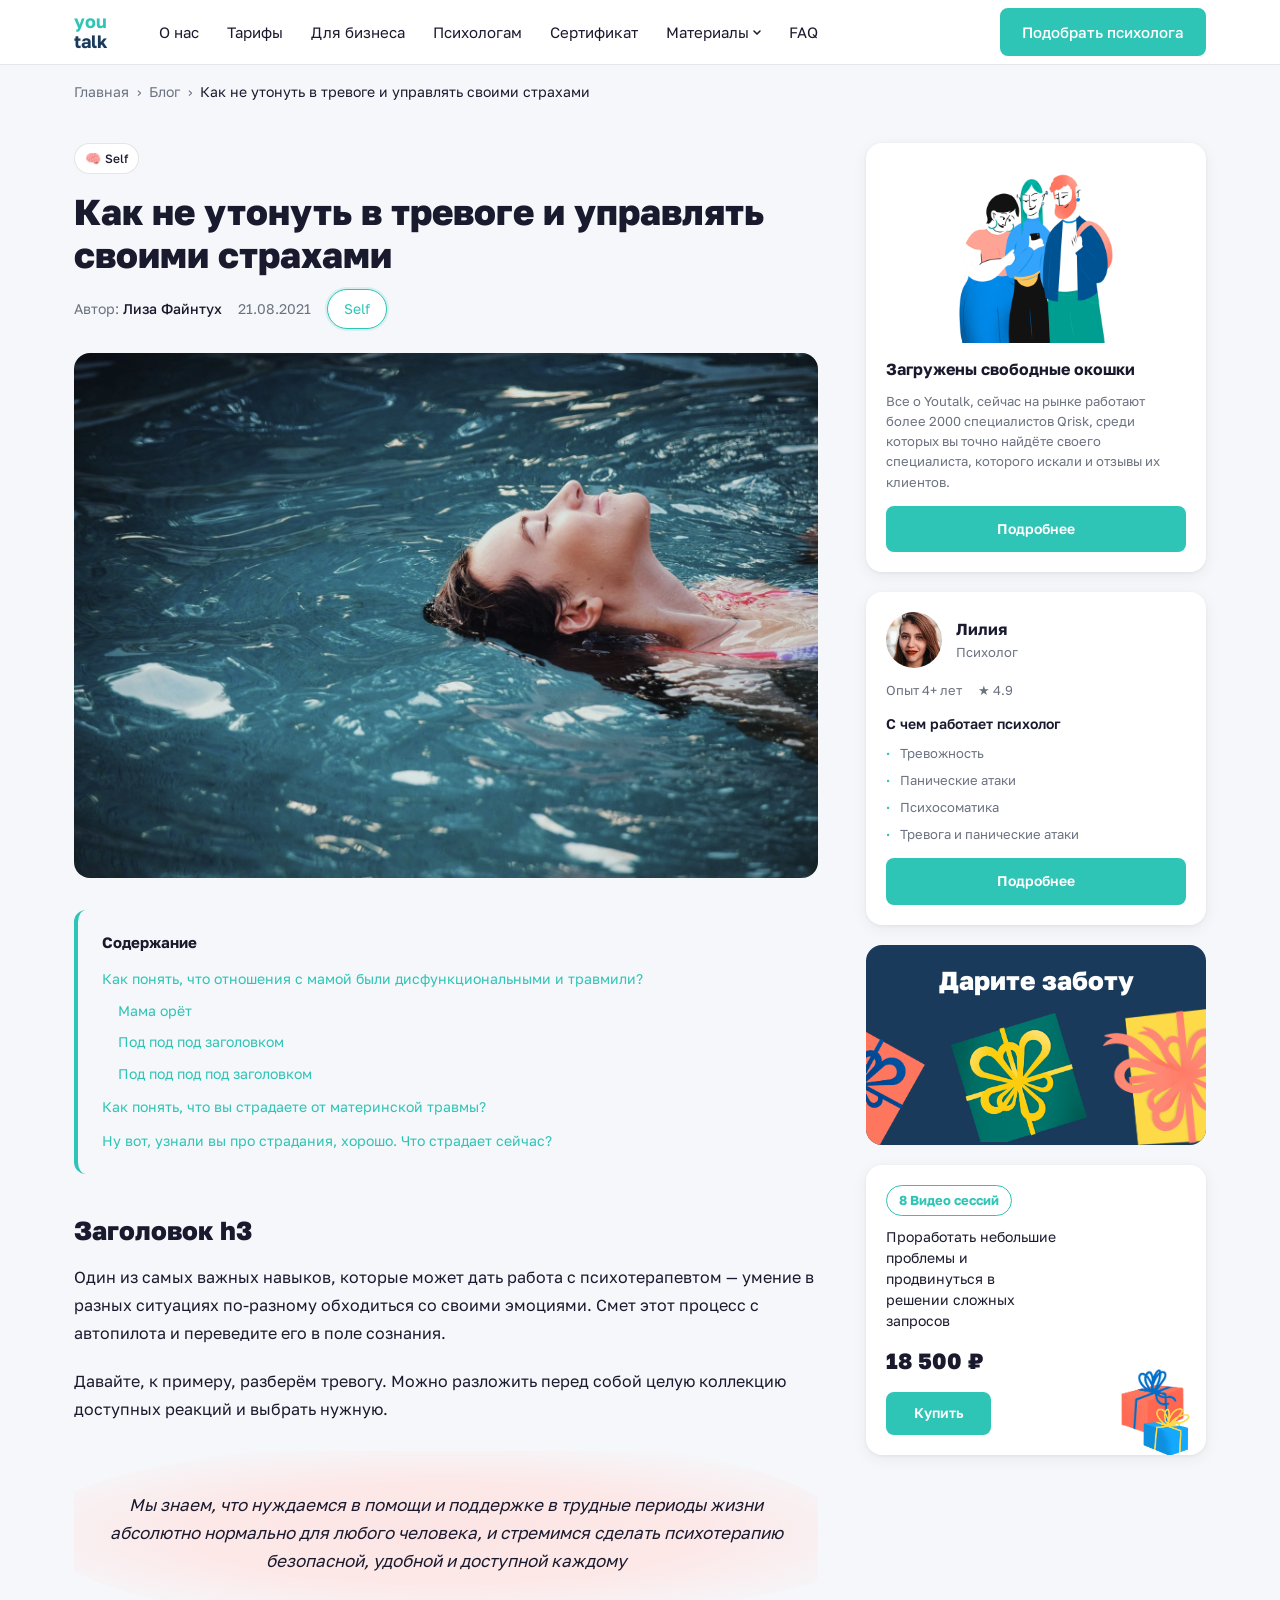
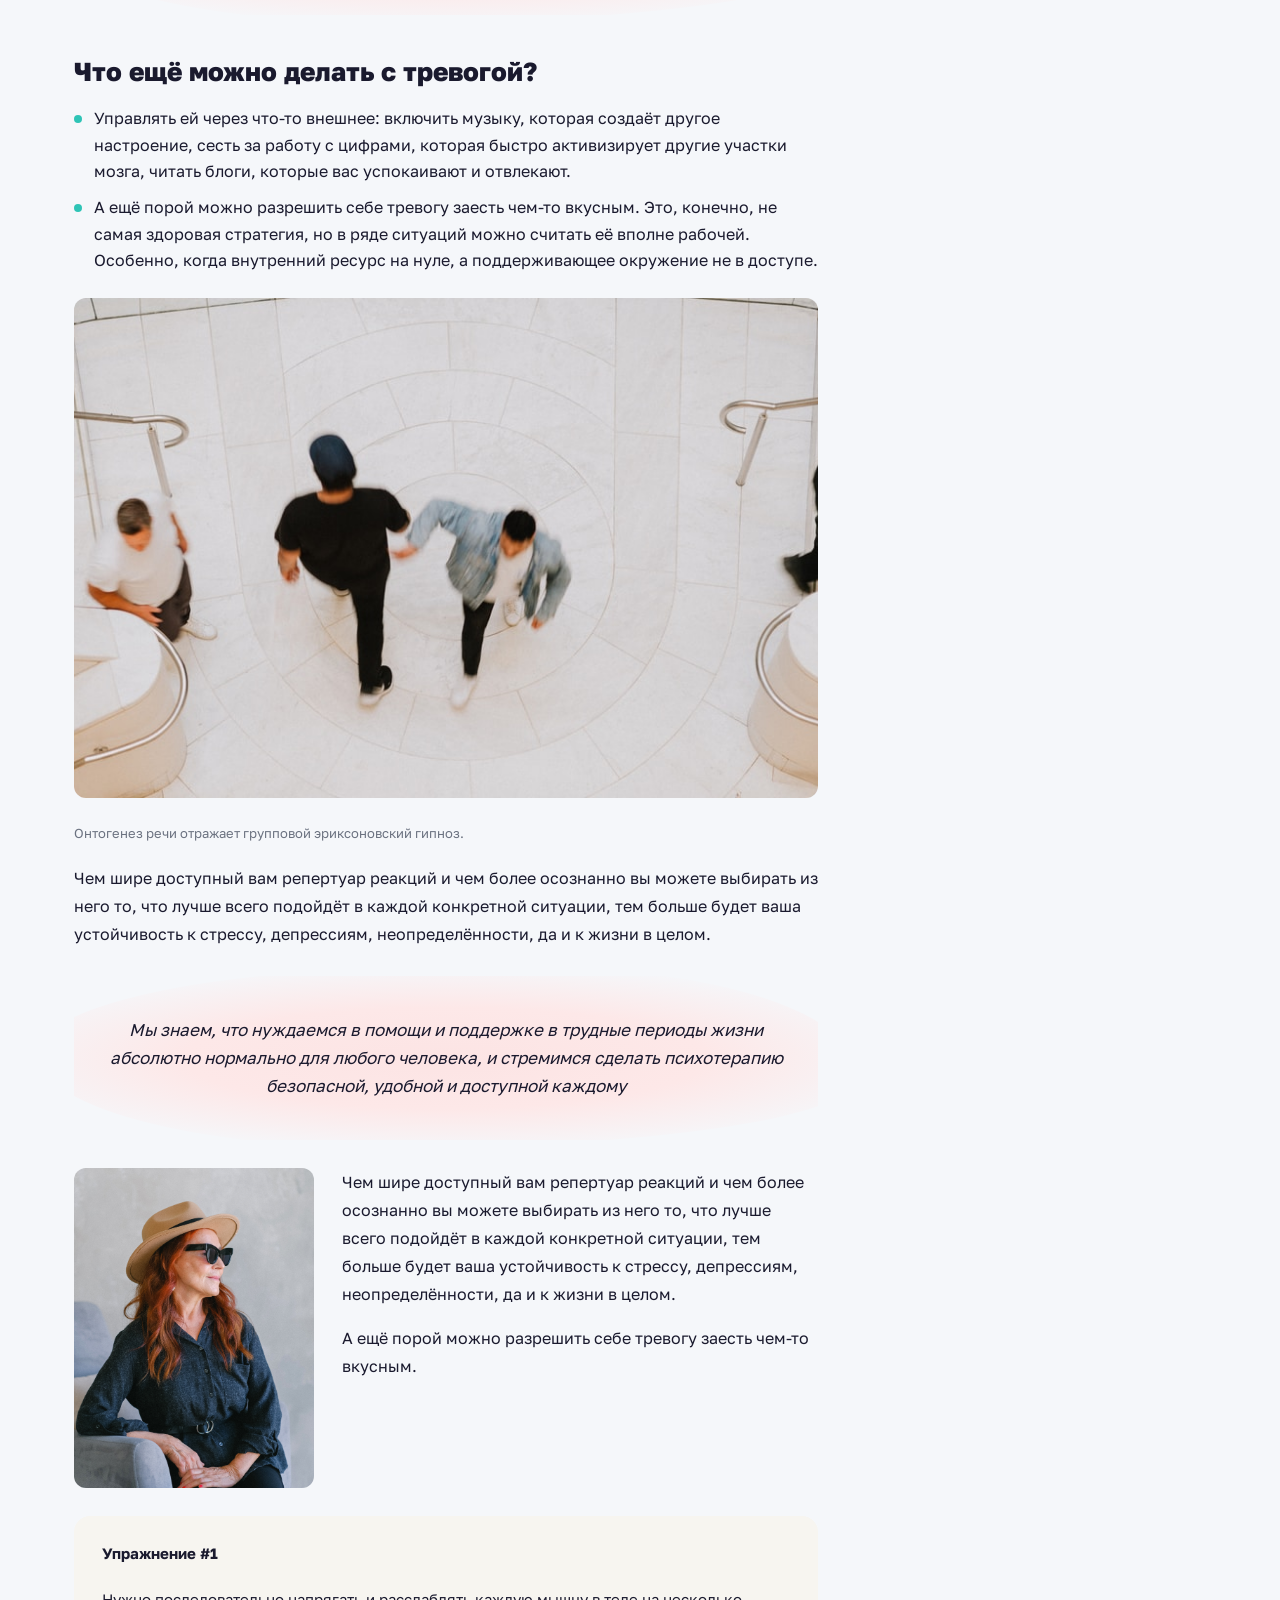
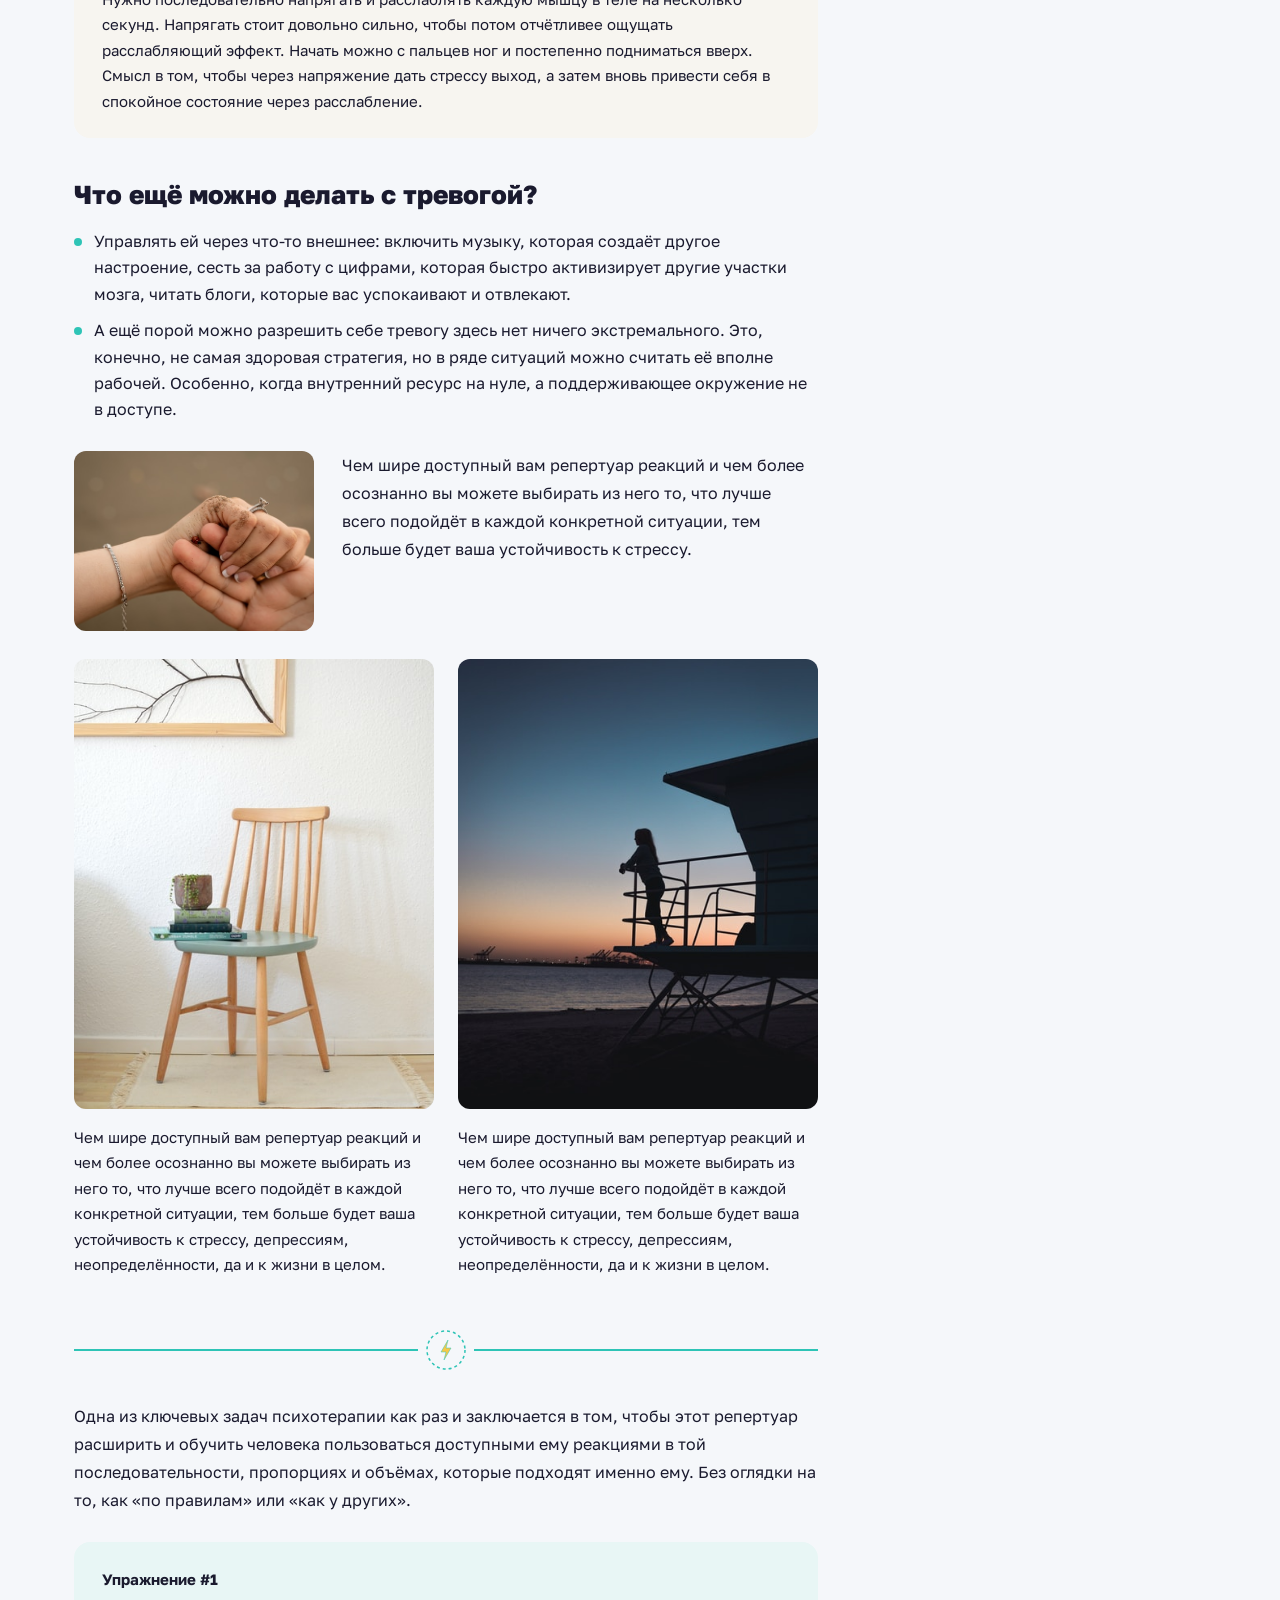
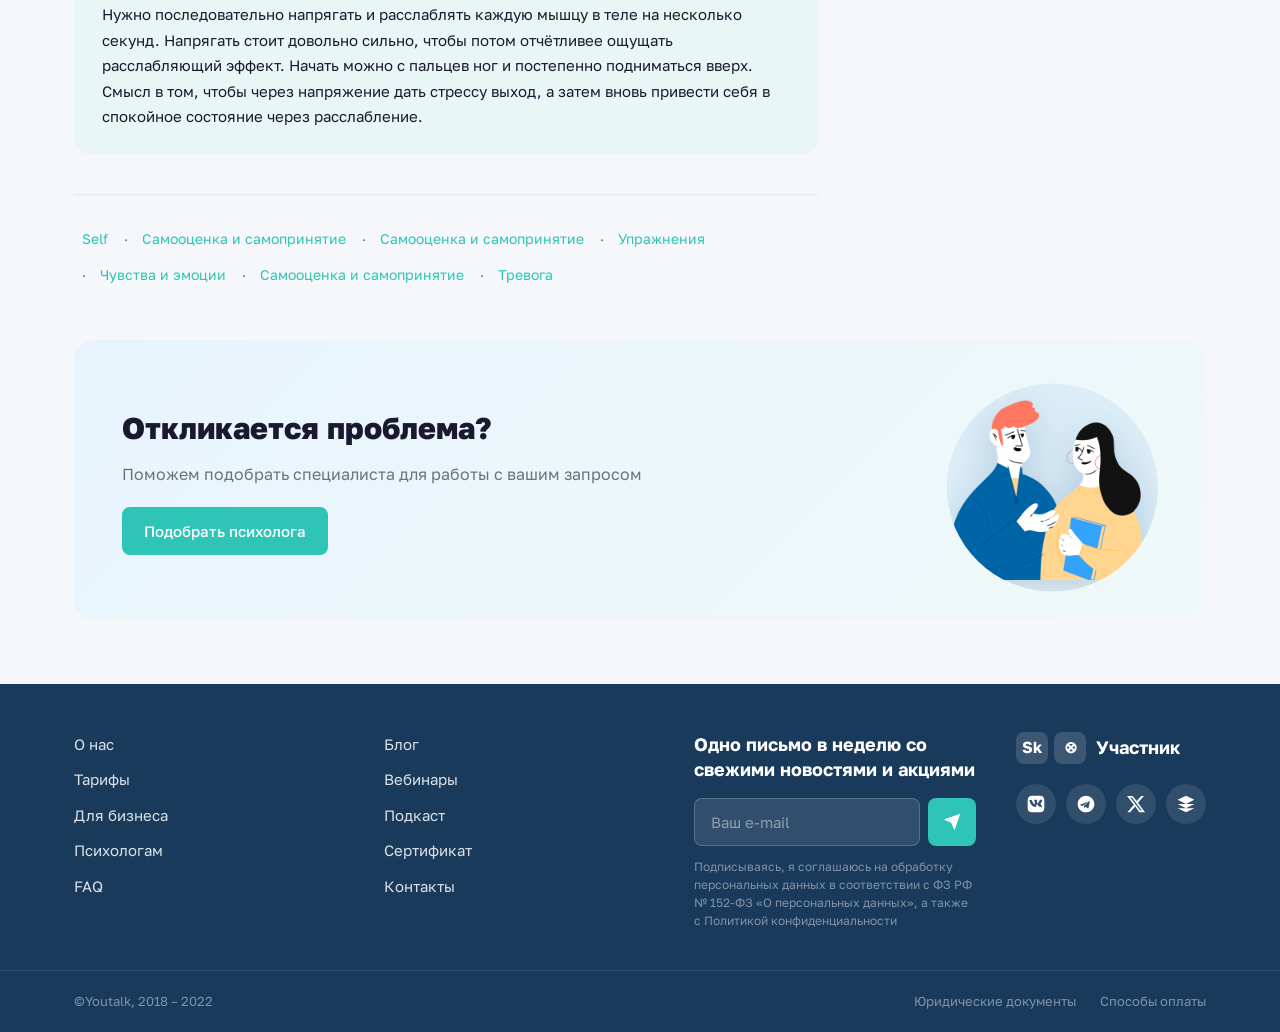
<file: article.html>
<!DOCTYPE html>
<html lang="ru">
<head>
  <meta charset="UTF-8" />
  <meta name="viewport" content="width=device-width, initial-scale=1.0" />
  <title>Как не утонуть в тревоге — Youtalk</title>
  <meta name="description" content="Один из самых важных навыков, которые может дать работа с психотерапевтом — умение в разных ситуациях по-разному обходиться со своими эмоциями." />
  <link rel="preconnect" href="https://fonts.googleapis.com" />
  <link rel="preconnect" href="https://fonts.gstatic.com" crossorigin />
  <link href="https://fonts.googleapis.com/css2?family=Golos+Text:wght@400;500;600;700;800&display=swap" rel="stylesheet" />
  <link rel="stylesheet" href="style.css" />
</head>
<body>

  <header class="header" role="banner">
    <div class="container">
      <div class="header__inner">

        <a href="/" class="header__logo" aria-label="Youtalk — на главную">
          <span class="logo__text" aria-hidden="true">
            <span>you</span>
            <span>talk</span>
          </span>
        </a>

        <nav class="nav" aria-label="Основная навигация">
          <ul class="nav__list" role="list">
            <li class="nav__item"><a href="#" class="nav__link">О нас</a></li>
            <li class="nav__item"><a href="#" class="nav__link">Тарифы</a></li>
            <li class="nav__item"><a href="#" class="nav__link">Для бизнеса</a></li>
            <li class="nav__item"><a href="#" class="nav__link">Психологам</a></li>
            <li class="nav__item"><a href="#" class="nav__link">Сертификат</a></li>
            <li class="nav__item">
              <a href="#" class="nav__link nav__link--dropdown" aria-haspopup="true" aria-expanded="false">
                Материалы
              </a>
            </li>
            <li class="nav__item"><a href="#" class="nav__link">FAQ</a></li>
          </ul>
        </nav>

        <div class="header__cta">
          <a href="#" class="btn btn--primary" role="button">Подобрать психолога</a>
        </div>

        <button
          class="header__burger"
          aria-label="Открыть меню"
          aria-expanded="false"
          aria-controls="mobile-menu"
          id="burger-btn"
        >
          <span class="burger__line" aria-hidden="true"></span>
          <span class="burger__line" aria-hidden="true"></span>
          <span class="burger__line" aria-hidden="true"></span>
        </button>

      </div>
    </div>
  </header>

  <nav class="mobile-menu" id="mobile-menu" aria-label="Мобильная навигация" aria-hidden="true">
    <a href="#" class="mobile-menu__link">О нас</a>
    <a href="#" class="mobile-menu__link">Тарифы</a>
    <a href="#" class="mobile-menu__link">Для бизнеса</a>
    <a href="#" class="mobile-menu__link">Психологам</a>
    <a href="#" class="mobile-menu__link">Сертификат</a>
    <a href="#" class="mobile-menu__link">Материалы</a>
    <a href="#" class="mobile-menu__link">FAQ</a>
    <div class="mobile-menu__cta">
      <a href="#" class="btn btn--primary" style="width:100%;justify-content:center;">Подобрать психолога</a>
    </div>
  </nav>

  <main id="main-content">
    <div class="article-page-wrap">
      <div class="container">

        <nav class="breadcrumbs" aria-label="Хлебные крошки">
          <ol class="breadcrumbs__list">
            <li class="breadcrumbs__item">
              <a href="/" class="breadcrumbs__link">Главная</a>
            </li>
            <li class="breadcrumbs__item">
              <a href="blog.html" class="breadcrumbs__link">Блог</a>
            </li>
            <li class="breadcrumbs__item breadcrumbs__item--current" aria-current="page">
              Как не утонуть в тревоге и управлять своими страхами
            </li>
          </ol>
        </nav>

        <div class="article-layout">

          <article class="article" aria-labelledby="article-title">

            <header class="article__header">
              <div class="article__labels">
                <span class="card-label">
                  <span class="card-label__emoji" aria-hidden="true">🧠</span>
                  Self
                </span>
              </div>
              <h1 class="article__title" id="article-title">
                Как не утонуть в тревоге и управлять своими страхами
              </h1>
              <div class="article__meta">
                <span>Автор: <span class="article__author">Лиза Файнтух</span></span>
                <time datetime="2021-08-21">21.08.2021</time>
                <span class="tag tag--active">Self</span>
              </div>
            </header>

            <img
              class="article__cover"
              src="images/article/1.png"
              alt="Женщина лежит на воде с закрытыми глазами — образ спокойствия и работы с тревогой"
              width="1200"
              height="525"
            />

            <nav class="toc" aria-label="Содержание статьи">
              <p class="toc__title">Содержание</p>
              <ol class="toc__list" role="list">
                <li class="toc__item">
                  <a href="#q1" class="toc__link">Как понять, что отношения с мамой были дисфункциональными и травмили?</a>
                  <ol class="toc__sublist">
                    <li><a href="#q1-1" class="toc__link">Мама орёт</a></li>
                    <li><a href="#q1-2" class="toc__link">Под под под заголовком</a></li>
                    <li><a href="#q1-3" class="toc__link">Под под под под заголовком</a></li>
                  </ol>
                </li>
                <li class="toc__item">
                  <a href="#q2" class="toc__link">Как понять, что вы страдаете от материнской травмы?</a>
                </li>
                <li class="toc__item">
                  <a href="#q3" class="toc__link">Ну вот, узнали вы про страдания, хорошо. Что страдает сейчас?</a>
                </li>
              </ol>
            </nav>

            <div class="article__body">

              <h2 id="q1">Заголовок h3</h2>

              <p>
                Один из самых важных навыков, которые может дать работа с психотерапевтом —
                умение в разных ситуациях по-разному обходиться со своими эмоциями. Смет этот
                процесс с автопилота и переведите его в поле сознания.
              </p>

              <p>
                Давайте, к примеру, разберём тревогу. Можно разложить перед собой целую
                коллекцию доступных реакций и выбрать нужную.
              </p>

              <div class="article__blob-quote">
                <p>
                  Мы знаем, что нуждаемся в помощи и поддержке в трудные периоды жизни абсолютно
                  нормально для любого человека, и стремимся сделать психотерапию безопасной,
                  удобной и доступной каждому
                </p>
              </div>

              <h2 id="q2">Что ещё можно делать с тревогой?</h2>

              <ul>
                <li>
                  Управлять ей через что-то внешнее: включить музыку, которая создаёт другое
                  настроение, сесть за работу с цифрами, которая быстро активизирует другие
                  участки мозга, читать блоги, которые вас успокаивают и отвлекают.
                </li>
                <li>
                  А ещё порой можно разрешить себе тревогу заесть чем-то вкусным. Это, конечно,
                  не самая здоровая стратегия, но в ряде ситуаций можно считать её вполне рабочей.
                  Особенно, когда внутренний ресурс на нуле, а поддерживающее окружение не в доступе.
                </li>
              </ul>

              <img
                class="article__img"
                src="images/article/2.jpg"
                alt="Люди на площади, вид сверху — ощущение потока и тревоги в толпе"
                width="900"
                height="500"
                loading="lazy"
              />
              <p class="article__img-caption">Онтогенез речи отражает групповой эриксоновский гипноз.</p>

              <p>
                Чем шире доступный вам репертуар реакций и чем более осознанно вы можете
                выбирать из него то, что лучше всего подойдёт в каждой конкретной ситуации, тем
                больше будет ваша устойчивость к стрессу, депрессиям, неопределённости, да и к
                жизни в целом.
              </p>

              <div class="article__blob-quote">
                <p>
                  Мы знаем, что нуждаемся в помощи и поддержке в трудные периоды жизни абсолютно
                  нормально для любого человека, и стремимся сделать психотерапию безопасной,
                  удобной и доступной каждому
                </p>
              </div>

              <div class="article__media-text">
                <img
                  class="article__media-text__img"
                  src="images/article/3.jpg"
                  alt="Женщина в шляпе и солнечных очках — спокойствие и уверенность"
                  width="240"
                  height="320"
                  loading="lazy"
                />
                <div class="article__media-text__body">
                  <p>
                    Чем шире доступный вам репертуар реакций и чем более осознанно вы можете
                    выбирать из него то, что лучше всего подойдёт в каждой конкретной ситуации,
                    тем больше будет ваша устойчивость к стрессу, депрессиям, неопределённости,
                    да и к жизни в целом.
                  </p>
                  <p>
                    А ещё порой можно разрешить себе тревогу заесть чем-то вкусным.
                  </p>
                </div>
              </div>

              <section class="exercise" aria-labelledby="ex1-title">
                <p class="exercise__label">Упражнение #1</p>
                <div class="exercise__body">
                  <p>
                    Нужно последовательно напрягать и расслаблять каждую мышцу в теле на несколько
                    секунд. Напрягать стоит довольно сильно, чтобы потом отчётливее ощущать
                    расслабляющий эффект. Начать можно с пальцев ног и постепенно подниматься вверх.
                    Смысл в том, чтобы через напряжение дать стрессу выход, а затем вновь привести
                    себя в спокойное состояние через расслабление.
                  </p>
                </div>
              </section>

              <h2 id="q3">Что ещё можно делать с тревогой?</h2>

              <ul>
                <li>
                  Управлять ей через что-то внешнее: включить музыку, которая создаёт другое
                  настроение, сесть за работу с цифрами, которая быстро активизирует другие
                  участки мозга, читать блоги, которые вас успокаивают и отвлекают.
                </li>
                <li>
                  А ещё порой можно разрешить себе тревогу здесь нет ничего экстремального. Это,
                  конечно, не самая здоровая стратегия, но в ряде ситуаций можно считать её вполне
                  рабочей. Особенно, когда внутренний ресурс на нуле, а поддерживающее окружение
                  не в доступе.
                </li>
              </ul>

              <div class="article__media-text article__media-text--small">
                <img
                  class="article__media-text__img"
                  src="images/article/4.jpg"
                  alt="Две руки держатся вместе — поддержка и связь"
                  width="240"
                  height="180"
                  loading="lazy"
                />
                <div class="article__media-text__body">
                  <p>
                    Чем шире доступный вам репертуар реакций и чем более осознанно вы можете
                    выбирать из него то, что лучше всего подойдёт в каждой конкретной ситуации,
                    тем больше будет ваша устойчивость к стрессу.
                  </p>
                </div>
              </div>

              <div class="article__two-col" role="group" aria-label="Иллюстрации к статье">
                <div class="article__two-col__item">
                  <img
                    class="article__two-col__img"
                    src="images/article/5.jpg"
                    alt="Деревянный стул с книгами в светлой комнате — пространство для спокойствия"
                    width="600"
                    height="450"
                    loading="lazy"
                  />
                  <p class="article__two-col__text">
                    Чем шире доступный вам репертуар реакций и чем более осознанно вы можете
                    выбирать из него то, что лучше всего подойдёт в каждой конкретной ситуации,
                    тем больше будет ваша устойчивость к стрессу, депрессиям,
                    неопределённости, да и к жизни в целом.
                  </p>
                </div>
                <div class="article__two-col__item">
                  <img
                    class="article__two-col__img"
                    src="images/article/6.jpg"
                    alt="Силуэт человека на вышке спасателя на закате — одиночество и смелость"
                    width="600"
                    height="450"
                    loading="lazy"
                  />
                  <p class="article__two-col__text">
                    Чем шире доступный вам репертуар реакций и чем более осознанно вы можете
                    выбирать из него то, что лучше всего подойдёт в каждой конкретной ситуации,
                    тем больше будет ваша устойчивость к стрессу, депрессиям,
                    неопределённости, да и к жизни в целом.
                  </p>
                </div>
              </div>

              <div class="article__divider" aria-hidden="true">
                <svg class="article__divider__icon" width="40" height="40" viewBox="0 0 40 40" fill="none" xmlns="http://www.w3.org/2000/svg">
                  <circle cx="20" cy="20" r="19" stroke="#2ec4b6" stroke-width="1.5" stroke-dasharray="3 3"/>
                  <polygon points="22,10 15,22 20,22 18,30 25,18 20,18" fill="#f7c948" stroke="#2ec4b6" stroke-width="0.5" stroke-linejoin="round"/>
                </svg>
              </div>

              <p>
                Одна из ключевых задач психотерапии как раз и заключается в том, чтобы этот
                репертуар расширить и обучить человека пользоваться доступными ему реакциями в
                той последовательности, пропорциях и объёмах, которые подходят именно ему. Без
                оглядки на то, как «по правилам» или «как у других».
              </p>

              <section class="exercise exercise--blue" aria-labelledby="ex2-title">
                <p class="exercise__label">Упражнение #1</p>
                <div class="exercise__body">
                  <p>
                    Нужно последовательно напрягать и расслаблять каждую мышцу в теле на несколько
                    секунд. Напрягать стоит довольно сильно, чтобы потом отчётливее ощущать
                    расслабляющий эффект. Начать можно с пальцев ног и постепенно подниматься вверх.
                    Смысл в том, чтобы через напряжение дать стрессу выход, а затем вновь привести
                    себя в спокойное состояние через расслабление.
                  </p>
                </div>
              </section>

              <div class="article__tags" aria-label="Теги статьи">
                <a href="#" class="tag">Self</a>
                <a href="#" class="tag">Самооценка и самопринятие</a>
                <a href="#" class="tag">Самооценка и самопринятие</a>
                <a href="#" class="tag">Упражнения</a>
                <a href="#" class="tag">Чувства и эмоции</a>
                <a href="#" class="tag">Самооценка и самопринятие</a>
                <a href="#" class="tag">Тревога</a>
              </div>

            </div>

          </article>

          <aside class="aside" aria-label="Дополнительные материалы">

            <div class="aside-widget" aria-label="Запись к психологу">
              <img
                class="aside-widget__img aside-widget__img--illustration"
                src="images/article/7.png"
                alt="Иллюстрация трёх людей — команда специалистов Youtalk"
                width="300"
                height="180"
                loading="lazy"
              />
              <h2 class="aside-widget__title">Загружены свободные окошки</h2>
              <p class="aside-widget__text">
                Все о Youtalk, сейчас на рынке работают более 2000 специалистов Qrisk, среди которых вы точно найдёте своего специалиста, которого искали и отзывы их клиентов.
              </p>
              <a href="#" class="aside-widget__btn" role="button">Подробнее</a>
            </div>

            <div class="aside-widget" aria-label="Информация о психологе">
              <div class="aside-psychologist__header">
                <img
                  class="aside-psychologist__avatar"
                  src="images/article/8.png"
                  alt="Фотография психолога Лилии"
                  width="56"
                  height="56"
                  loading="lazy"
                />
                <div>
                  <p class="aside-psychologist__name">Лилия</p>
                  <p class="aside-psychologist__role">Психолог</p>
                </div>
              </div>
              <div class="aside-psychologist__stats" aria-label="Опыт и рейтинг">
                <span>Опыт 4+ лет</span>
                <span>★ 4.9</span>
              </div>
              <p class="aside-psychologist__subtitle">С чем работает психолог</p>
              <ul class="aside-psychologist__topics" role="list">
                <li class="aside-psychologist__topic">Тревожность</li>
                <li class="aside-psychologist__topic">Панические атаки</li>
                <li class="aside-psychologist__topic">Психосоматика</li>
                <li class="aside-psychologist__topic">Тревога и панические атаки</li>
              </ul>
              <a href="#" class="aside-widget__btn" role="button">Подробнее</a>
            </div>

            <div class="aside-gift" aria-label="Подарить сессию">
              <h2 class="aside-gift__title">Дарите заботу</h2>
              <div class="aside-gift__images" aria-hidden="true">
                <img class="aside-gift__img aside-gift__img--sm" src="images/article/gift-3.png" alt="" />
                <img class="aside-gift__img aside-gift__img--md" src="images/article/gift-2.png" alt="" />
                <img class="aside-gift__img aside-gift__img--sm" src="images/article/gift-1.png" alt="" />
              </div>
            </div>

            <div class="aside-widget aside-sessions" aria-label="Пакет видео-сессий">
              <div class="aside-sessions__content">
                <span class="aside-sessions__badge">8 Видео сессий</span>
                <h2 class="aside-sessions__title">Проработать небольшие проблемы и продвинуться в решении сложных запросов</h2>
                <p class="aside-sessions__price">18 500 ₽</p>
                <a href="#" class="aside-widget__btn aside-sessions__btn" role="button">Купить</a>
              </div>
              <div class="aside-sessions__gifts" aria-hidden="true">
                <img class="aside-sessions__gift-sm" src="images/article/gift-4.png" alt="" />
                <img class="aside-sessions__gift-lg" src="images/article/gift-5.png" alt="" />
              </div>
            </div>

          </aside>

        </div>

        <section class="article-cta" aria-labelledby="cta-title">
          <div class="article-cta__content">
            <h2 class="article-cta__title" id="cta-title">Откликается проблема?</h2>
            <p class="article-cta__text">Поможем подобрать специалиста для работы с вашим запросом</p>
            <a href="#" class="btn btn--primary" role="button">Подобрать психолога</a>
          </div>
          <div class="article-cta__img-wrap">
            <img
              class="article-cta__img"
              src="images/article/9.png"
              alt=""
              width="220"
              height="200"
              loading="lazy"
              aria-hidden="true"
            />
          </div>
        </section>

      </div>
    </div>
  </main>

  <footer class="footer" role="contentinfo">
    <div class="container">
      <div class="footer__inner">

        <nav class="footer-nav" aria-label="О компании">
          <ul class="footer-nav__list" role="list">
            <li><a href="#" class="footer-nav__link">О нас</a></li>
            <li><a href="#" class="footer-nav__link">Тарифы</a></li>
            <li><a href="#" class="footer-nav__link">Для бизнеса</a></li>
            <li><a href="#" class="footer-nav__link">Психологам</a></li>
            <li><a href="#" class="footer-nav__link">FAQ</a></li>
          </ul>
        </nav>

        <nav class="footer-nav" aria-label="Материалы">
          <ul class="footer-nav__list" role="list">
            <li><a href="#" class="footer-nav__link">Блог</a></li>
            <li><a href="#" class="footer-nav__link">Вебинары</a></li>
            <li><a href="#" class="footer-nav__link">Подкаст</a></li>
            <li><a href="#" class="footer-nav__link">Сертификат</a></li>
            <li><a href="#" class="footer-nav__link">Контакты</a></li>
          </ul>
        </nav>

        <div class="footer-subscribe">
          <p class="footer-subscribe__title">Одно письмо в неделю со свежими новостями и акциями</p>
          <form class="footer-subscribe__form" action="#" method="post" novalidate>
            <label for="email-subscribe-article" class="sr-only">Ваш e-mail</label>
            <input
              class="footer-subscribe__input"
              type="email"
              id="email-subscribe-article"
              name="email"
              placeholder="Ваш e-mail"
              autocomplete="email"
              required
            />
            <button class="footer-subscribe__btn" type="submit" aria-label="Подписаться на рассылку">
              <svg viewBox="0 0 24 24" aria-hidden="true" focusable="false">
                <path d="M22 2L11 13" stroke-width="2" stroke-linecap="round" stroke-linejoin="round"/>
                <path d="M22 2L15 22l-4-9-9-4 20-7z" stroke-width="2" stroke-linecap="round" stroke-linejoin="round"/>
              </svg>
            </button>
          </form>
          <p class="footer-subscribe__note">
            Подписываясь, я соглашаюсь на обработку персональных данных в соответствии с ФЗ РФ № 152-ФЗ «О персональных данных», а также с Политикой конфиденциальности
          </p>
        </div>

        <div class="footer-social">
          <div class="footer-social__partner" aria-label="Партнёрский значок">
            <div class="footer-social__partner-icons" aria-hidden="true">
              <span class="partner-icon">Sk</span>
              <span class="partner-icon">⊗</span>
            </div>
            <span>Участник</span>
          </div>
          <ul class="footer-social__links" role="list" aria-label="Социальные сети">
            <li>
              <a href="#" class="social-link" aria-label="ВКонтакте">
                <svg width="20" height="20" viewBox="0 0 24 24" fill="white" aria-hidden="true">
                  <path d="M15.07 2H8.93C3.33 2 2 3.33 2 8.93v6.14C2 20.67 3.33 22 8.93 22h6.14C20.67 22 22 20.67 22 15.07V8.93C22 3.33 20.67 2 15.07 2zm3.06 13.29h-1.66c-.63 0-.82-.5-1.94-1.62-1-.97-1.44-.97-1.69-.97-.35 0-.44.09-.44.59v1.47c0 .42-.13.68-1.22.68-1.8 0-3.8-1.1-5.2-3.14C4.6 9.8 4.19 8 4.19 7.55c0-.25.09-.48.59-.48h1.66c.44 0 .61.2.78.66.86 2.49 2.3 4.67 2.9 4.67.22 0 .32-.1.32-.66V9.1c-.07-1.19-.69-1.29-.69-1.72 0-.2.16-.41.42-.41h2.62c.37 0 .5.19.5.63v3.38c0 .37.16.5.28.5.22 0 .41-.13.82-.54 1.27-1.41 2.17-3.6 2.17-3.6.12-.25.32-.48.75-.48h1.66c.5 0 .61.26.5.63-.22 1-.66 1.97-1.41 3.08l-.28.38c-.56.78-.56.97 0 1.72.94 1.25 1.59 2.12 1.59 2.91-.01.47-.27.71-.71.71z"/>
                </svg>
              </a>
            </li>
            <li>
              <a href="#" class="social-link" aria-label="Telegram">
                <svg width="20" height="20" viewBox="0 0 24 24" fill="white" aria-hidden="true">
                  <path d="M12 2C6.48 2 2 6.48 2 12s4.48 10 10 10 10-4.48 10-10S17.52 2 12 2zm4.64 6.8l-1.68 7.92c-.13.57-.48.71-.97.44l-2.69-1.98-1.3 1.25c-.14.14-.26.26-.54.26l.19-2.73 4.97-4.49c.22-.19-.05-.3-.34-.11L7.97 14.3l-2.65-.83c-.57-.18-.58-.57.12-.84l10.35-3.99c.48-.17.9.12.85.16z"/>
                </svg>
              </a>
            </li>
            <li>
              <a href="#" class="social-link" aria-label="Twitter / X">
                <svg width="20" height="20" viewBox="0 0 24 24" fill="white" aria-hidden="true">
                  <path d="M18.244 2.25h3.308l-7.227 8.26 8.502 11.24H16.17l-5.214-6.817L4.99 21.75H1.68l7.73-8.835L1.254 2.25H8.08l4.713 6.231zm-1.161 17.52h1.833L7.084 4.126H5.117z"/>
                </svg>
              </a>
            </li>
            <li>
              <a href="#" class="social-link" aria-label="Другая сеть">
                <svg width="20" height="20" viewBox="0 0 24 24" fill="white" aria-hidden="true">
                  <path d="M12 2L2 7l10 5 10-5-10-5zM2 17l10 5 10-5M2 12l10 5 10-5"/>
                </svg>
              </a>
            </li>
          </ul>
        </div>

      </div>
    </div>

    <div class="footer__bottom">
      <div class="container">
        <div class="footer__bottom-inner">
          <p>©Youtalk, 2018 – 2022</p>
          <nav class="footer__bottom-links" aria-label="Юридические ссылки">
            <a href="#" class="footer__bottom-link">Юридические документы</a>
            <a href="#" class="footer__bottom-link">Способы оплаты</a>
          </nav>
        </div>
      </div>
    </div>
  </footer>

  <script>
    const burgerBtn = document.getElementById('burger-btn');
    const mobileMenu = document.getElementById('mobile-menu');

    burgerBtn.addEventListener('click', () => {
      const isOpen = mobileMenu.classList.toggle('is-open');
      burgerBtn.setAttribute('aria-expanded', isOpen);
      mobileMenu.setAttribute('aria-hidden', !isOpen);
      burgerBtn.setAttribute('aria-label', isOpen ? 'Закрыть меню' : 'Открыть меню');
    });
  </script>

</body>
</html>
</file>
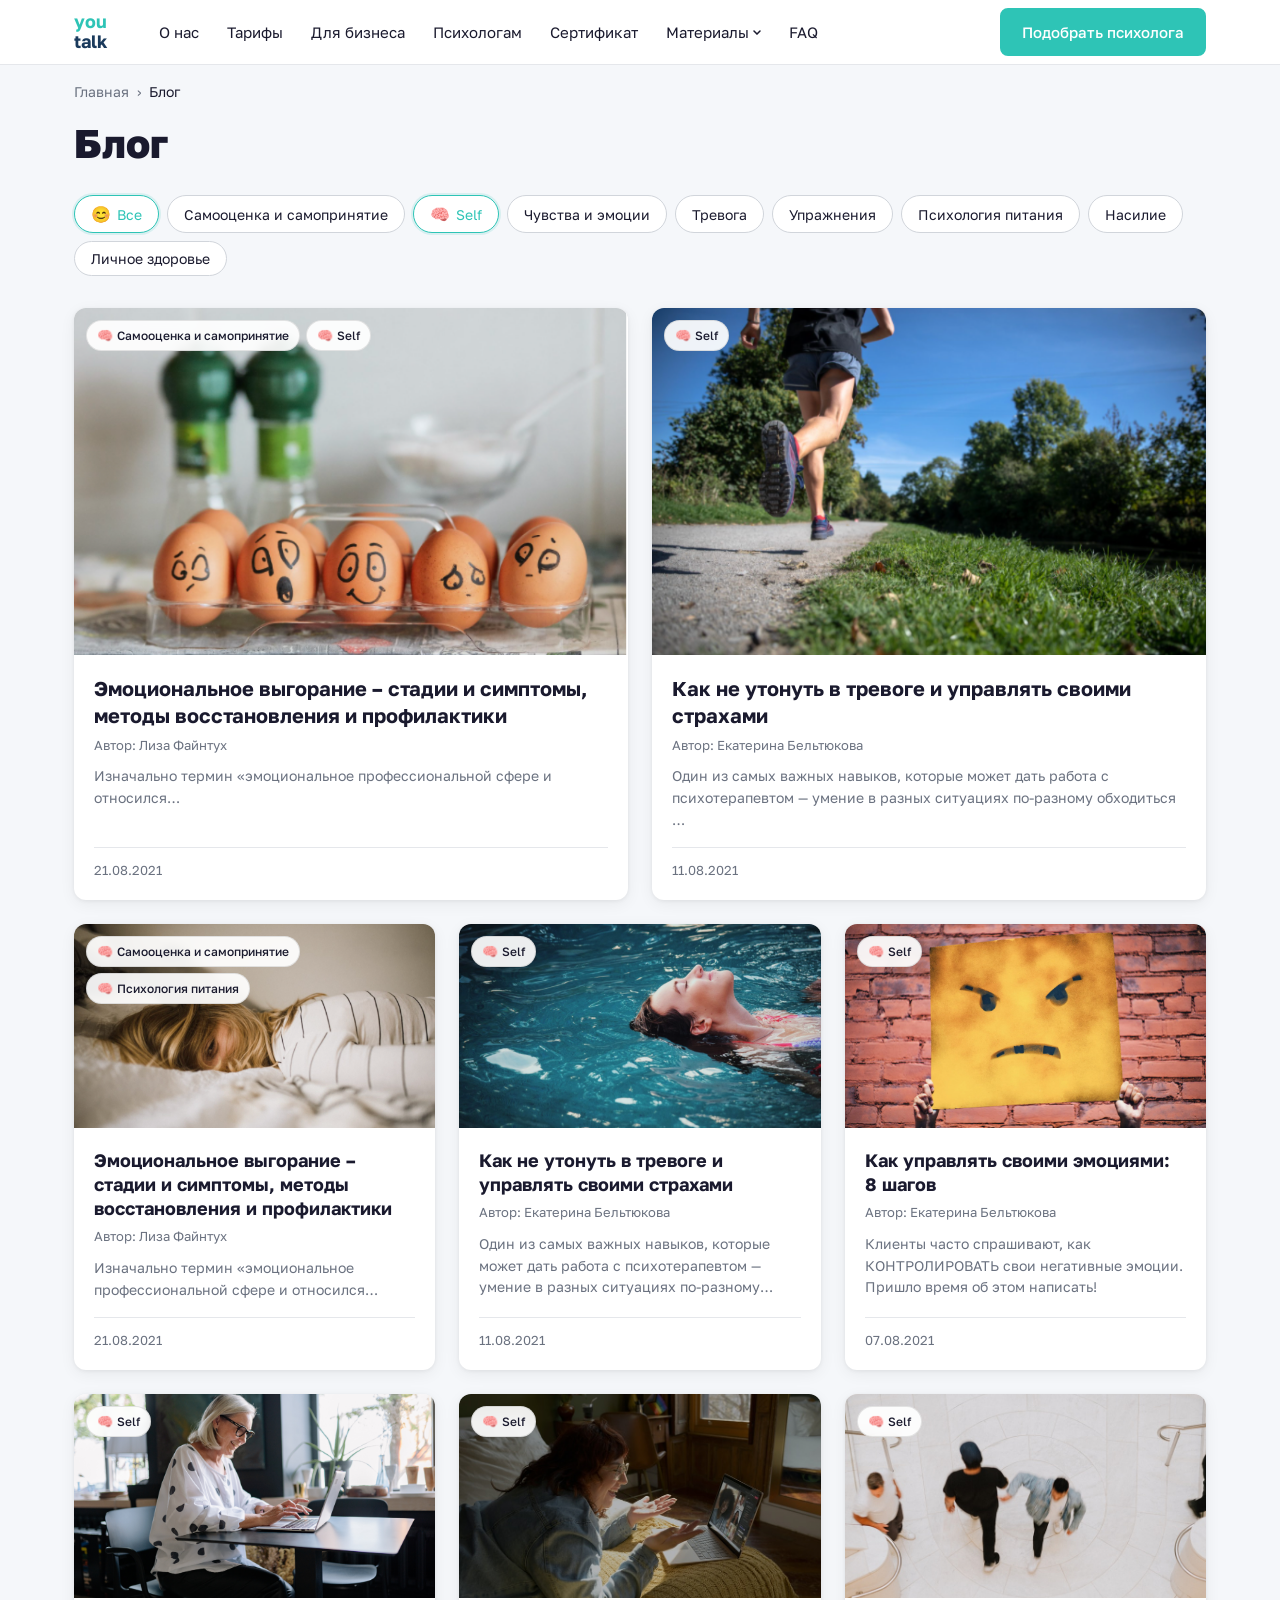
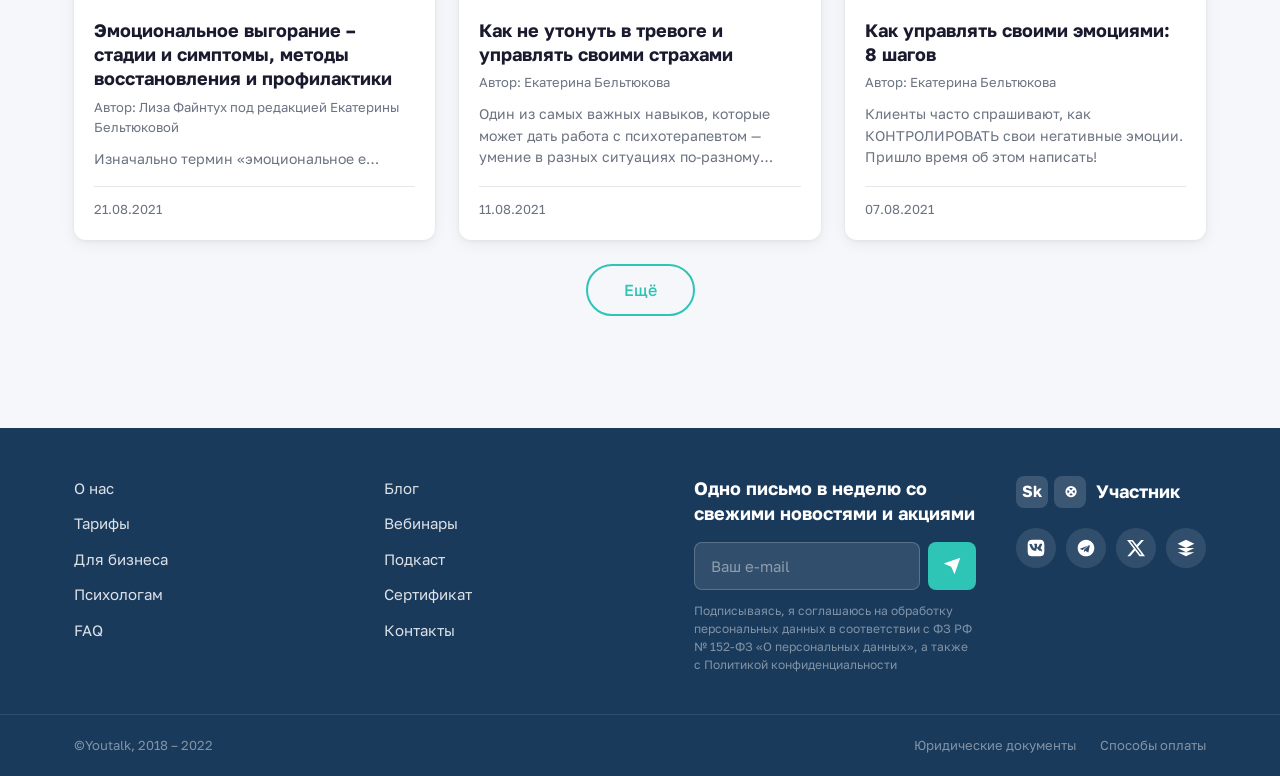
<file: blog.html>
<!DOCTYPE html>
<html lang="ru">
<head>
  <meta charset="UTF-8" />
  <meta name="viewport" content="width=device-width, initial-scale=1.0" />
  <title>Блог — Youtalk</title>
  <meta name="description" content="Блог Youtalk о психологии, самопознании и ментальном здоровье." />
  <link rel="preconnect" href="https://fonts.googleapis.com" />
  <link rel="preconnect" href="https://fonts.gstatic.com" crossorigin />
  <link href="https://fonts.googleapis.com/css2?family=Golos+Text:wght@400;500;600;700;800&display=swap" rel="stylesheet" />
  <link rel="stylesheet" href="style.css" />
</head>
<body>

  <header class="header" role="banner">
    <div class="container">
      <div class="header__inner">

        <a href="/" class="header__logo" aria-label="Youtalk — на главную">
          <span class="logo__text" aria-hidden="true">
            <span>you</span>
            <span>talk</span>
          </span>
        </a>

        <nav class="nav" aria-label="Основная навигация">
          <ul class="nav__list" role="list">
            <li class="nav__item"><a href="#" class="nav__link">О нас</a></li>
            <li class="nav__item"><a href="#" class="nav__link">Тарифы</a></li>
            <li class="nav__item"><a href="#" class="nav__link">Для бизнеса</a></li>
            <li class="nav__item"><a href="#" class="nav__link">Психологам</a></li>
            <li class="nav__item"><a href="#" class="nav__link">Сертификат</a></li>
            <li class="nav__item">
              <a href="#" class="nav__link nav__link--dropdown" aria-haspopup="true" aria-expanded="false">
                Материалы
              </a>
            </li>
            <li class="nav__item"><a href="#" class="nav__link">FAQ</a></li>
          </ul>
        </nav>

        <div class="header__cta">
          <a href="#" class="btn btn--primary" role="button">Подобрать психолога</a>
        </div>

        <button
          class="header__burger"
          aria-label="Открыть меню"
          aria-expanded="false"
          aria-controls="mobile-menu"
          id="burger-btn"
        >
          <span class="burger__line" aria-hidden="true"></span>
          <span class="burger__line" aria-hidden="true"></span>
          <span class="burger__line" aria-hidden="true"></span>
        </button>

      </div>
    </div>
  </header>

  <nav class="mobile-menu" id="mobile-menu" aria-label="Мобильная навигация" aria-hidden="true">
    <a href="#" class="mobile-menu__link">О нас</a>
    <a href="#" class="mobile-menu__link">Тарифы</a>
    <a href="#" class="mobile-menu__link">Для бизнеса</a>
    <a href="#" class="mobile-menu__link">Психологам</a>
    <a href="#" class="mobile-menu__link">Сертификат</a>
    <a href="#" class="mobile-menu__link">Материалы</a>
    <a href="#" class="mobile-menu__link">FAQ</a>
    <div class="mobile-menu__cta">
      <a href="#" class="btn btn--primary" style="width:100%;justify-content:center;">Подобрать психолога</a>
    </div>
  </nav>

  <main id="main-content">

    <section class="blog" aria-labelledby="blog-heading">
      <div class="container">

        <nav class="breadcrumbs" aria-label="Хлебные крошки">
          <ol class="breadcrumbs__list">
            <li class="breadcrumbs__item">
              <a href="/" class="breadcrumbs__link">Главная</a>
            </li>
            <li class="breadcrumbs__item breadcrumbs__item--current" aria-current="page">
              Блог
            </li>
          </ol>
        </nav>

        <h1 class="blog__heading" id="blog-heading">Блог</h1>

        <div class="tags" role="list" aria-label="Фильтр по темам">
          <button class="tag tag--active" role="listitem" aria-pressed="true">
            <span class="tag__emoji" aria-hidden="true">😊</span>
            Все
          </button>
          <button class="tag" role="listitem" aria-pressed="false">Самооценка и самопринятие</button>
          <button class="tag tag--active" role="listitem" aria-pressed="true">
            <span class="tag__emoji" aria-hidden="true">🧠</span>
            Self
          </button>
          <button class="tag" role="listitem" aria-pressed="false">Чувства и эмоции</button>
          <button class="tag" role="listitem" aria-pressed="false">Тревога</button>
          <button class="tag" role="listitem" aria-pressed="false">Упражнения</button>
          <button class="tag" role="listitem" aria-pressed="false">Психология питания</button>
          <button class="tag" role="listitem" aria-pressed="false">Насилие</button>
          <button class="tag" role="listitem" aria-pressed="false">Личное здоровье</button>
        </div>

        <div class="blog__hero-row">

          <article class="card" aria-label="Статья: Эмоциональное выгорание">
            <div class="card__image-wrap">
              <img
                class="card__image"
                src="images/blog/1.png"
                alt="Яйца с нарисованными грустными лицами — символ эмоций"
                width="800"
                height="500"
                loading="lazy"
              />
              <div class="card__labels-overlay" aria-label="Категории">
                <span class="card-label">
                  <span class="card-label__emoji" aria-hidden="true">🧠</span>
                  Самооценка и самопринятие
                </span>
                <span class="card-label">
                  <span class="card-label__emoji" aria-hidden="true">🧠</span>
                  Self
                </span>
              </div>
            </div>
            <div class="card__body">
              <h2 class="card__title">
                <a href="article.html">Эмоциональное выгорание – стадии и симптомы, методы восстановления и профилактики</a>
              </h2>
              <p class="card__author">Автор: Лиза Файнтух</p>
              <p class="card__excerpt">
                Изначально термин «эмоциональное профессиональной сфере и относился…
              </p>
              <time class="card__date" datetime="2021-08-21">21.08.2021</time>
            </div>
          </article>

          <article class="card" aria-label="Статья: Как не утонуть в тревоге">
            <div class="card__image-wrap">
              <img
                class="card__image"
                src="images/blog/2.png"
                alt="Человек бежит по парку — управление тревогой через движение"
                width="800"
                height="500"
                loading="lazy"
              />
              <div class="card__labels-overlay" aria-label="Категории">
                <span class="card-label">
                  <span class="card-label__emoji" aria-hidden="true">🧠</span>
                  Self
                </span>
              </div>
            </div>
            <div class="card__body">
              <h2 class="card__title">
                <a href="article.html">Как не утонуть в тревоге и управлять своими страхами</a>
              </h2>
              <p class="card__author">Автор: Екатерина Бельтюкова</p>
              <p class="card__excerpt">
                Один из самых важных навыков, которые может дать работа с психотерапевтом — умение в разных ситуациях по-разному обходиться …
              </p>
              <time class="card__date" datetime="2021-08-11">11.08.2021</time>
            </div>
          </article>

        </div>

        <div class="blog__grid">

          <article class="card" aria-label="Статья: Эмоциональное выгорание 2">
            <div class="card__image-wrap">
              <img
                class="card__image"
                src="images/blog/3.png"
                alt="Женщина лежит в постели, накрывшись одеялом — усталость и выгорание"
                width="600"
                height="380"
                loading="lazy"
              />
              <div class="card__labels-overlay" aria-label="Категории">
                <span class="card-label">
                  <span class="card-label__emoji" aria-hidden="true">🧠</span>
                  Самооценка и самопринятие
                </span>
                <span class="card-label">
                  <span class="card-label__emoji" aria-hidden="true">🧠</span>
                  Психология питания
                </span>
              </div>
            </div>
            <div class="card__body">
              <h2 class="card__title">
                <a href="article.html">Эмоциональное выгорание – стадии и симптомы, методы восстановления и профилактики</a>
              </h2>
              <p class="card__author">Автор: Лиза Файнтух</p>
              <p class="card__excerpt">
                Изначально термин «эмоциональное профессиональной сфере и относился…
              </p>
              <time class="card__date" datetime="2021-08-21">21.08.2021</time>
            </div>
          </article>

          <article class="card" aria-label="Статья: Как не утонуть в тревоге 2">
            <div class="card__image-wrap">
              <img
                class="card__image"
                src="images/blog/4.png"
                alt="Женщина плывёт под водой — медитация и управление страхами"
                width="600"
                height="380"
                loading="lazy"
              />
              <div class="card__labels-overlay" aria-label="Категории">
                <span class="card-label">
                  <span class="card-label__emoji" aria-hidden="true">🧠</span>
                  Self
                </span>
              </div>
            </div>
            <div class="card__body">
              <h2 class="card__title">
                <a href="article.html">Как не утонуть в тревоге и управлять своими страхами</a>
              </h2>
              <p class="card__author">Автор: Екатерина Бельтюкова</p>
              <p class="card__excerpt">
                Один из самых важных навыков, которые может дать работа с психотерапевтом — умение в разных ситуациях по-разному обходиться …
              </p>
              <time class="card__date" datetime="2021-08-11">11.08.2021</time>
            </div>
          </article>

          <article class="card" aria-label="Статья: Как управлять своими эмоциями">
            <div class="card__image-wrap">
              <img
                class="card__image"
                src="images/blog/5.png"
                alt="Смайлик из жёлтой бумаги с сердитым выражением на кирпичной стене"
                width="600"
                height="380"
                loading="lazy"
              />
              <div class="card__labels-overlay" aria-label="Категории">
                <span class="card-label">
                  <span class="card-label__emoji" aria-hidden="true">🧠</span>
                  Self
                </span>
              </div>
            </div>
            <div class="card__body">
              <h2 class="card__title">
                <a href="article.html">Как управлять своими эмоциями: 8 шагов</a>
              </h2>
              <p class="card__author">Автор: Екатерина Бельтюкова</p>
              <p class="card__excerpt">
                Клиенты часто спрашивают, как КОНТРОЛИРОВАТЬ свои негативные эмоции. Пришло время об этом написать!
              </p>
              <time class="card__date" datetime="2021-08-07">07.08.2021</time>
            </div>
          </article>

        </div>

        <div class="blog__grid">

          <article class="card" aria-label="Статья: Эмоциональное выгорание 3">
            <div class="card__image-wrap">
              <img
                class="card__image"
                src="images/blog/6.jpg"
                alt="Женщина работает за ноутбуком в кафе"
                width="600"
                height="380"
                loading="lazy"
              />
              <div class="card__labels-overlay" aria-label="Категории">
                <span class="card-label">
                  <span class="card-label__emoji" aria-hidden="true">🧠</span>
                  Self
                </span>
              </div>
            </div>
            <div class="card__body">
              <h2 class="card__title">
                <a href="article.html">Эмоциональное выгорание – стадии и симптомы, методы восстановления и профилактики</a>
              </h2>
              <p class="card__author">Автор: Лиза Файнтух под редакцией Екатерины Бельтюковой</p>
              <p class="card__excerpt">
                Изначально термин «эмоциональное е…
              </p>
              <time class="card__date" datetime="2021-08-21">21.08.2021</time>
            </div>
          </article>

          <article class="card" aria-label="Статья: Как не утонуть в тревоге 3">
            <div class="card__image-wrap">
              <img
                class="card__image"
                src="images/blog/7.jpg"
                alt="Двое людей разговаривают за ноутбуком — онлайн-консультация с психологом"
                width="600"
                height="380"
                loading="lazy"
              />
              <div class="card__labels-overlay" aria-label="Категории">
                <span class="card-label">
                  <span class="card-label__emoji" aria-hidden="true">🧠</span>
                  Self
                </span>
              </div>
            </div>
            <div class="card__body">
              <h2 class="card__title">
                <a href="article.html">Как не утонуть в тревоге и управлять своими страхами</a>
              </h2>
              <p class="card__author">Автор: Екатерина Бельтюкова</p>
              <p class="card__excerpt">
                Один из самых важных навыков, которые может дать работа с психотерапевтом — умение в разных ситуациях по-разному обходиться …
              </p>
              <time class="card__date" datetime="2021-08-11">11.08.2021</time>
            </div>
          </article>

          <article class="card" aria-label="Статья: Как управлять своими эмоциями 2">
            <div class="card__image-wrap">
              <img
                class="card__image"
                src="images/blog/8.jpg"
                alt="Группа людей стоит вместе — социальные связи и психологическое здоровье"
                width="600"
                height="380"
                loading="lazy"
              />
              <div class="card__labels-overlay" aria-label="Категории">
                <span class="card-label">
                  <span class="card-label__emoji" aria-hidden="true">🧠</span>
                  Self
                </span>
              </div>
            </div>
            <div class="card__body">
              <h2 class="card__title">
                <a href="article.html">Как управлять своими эмоциями: 8 шагов</a>
              </h2>
              <p class="card__author">Автор: Екатерина Бельтюкова</p>
              <p class="card__excerpt">
                Клиенты часто спрашивают, как КОНТРОЛИРОВАТЬ свои негативные эмоции. Пришло время об этом написать!
              </p>
              <time class="card__date" datetime="2021-08-07">07.08.2021</time>
            </div>
          </article>

        </div>

        <div class="blog__more">
          <button class="btn btn--outline btn--large" aria-label="Загрузить ещё статьи">
            Ещё
          </button>
        </div>

      </div>
    </section>

  </main>

  <footer class="footer" role="contentinfo">
    <div class="container">
      <div class="footer__inner">

        <nav class="footer-nav" aria-label="О компании">
          <ul class="footer-nav__list" role="list">
            <li><a href="#" class="footer-nav__link">О нас</a></li>
            <li><a href="#" class="footer-nav__link">Тарифы</a></li>
            <li><a href="#" class="footer-nav__link">Для бизнеса</a></li>
            <li><a href="#" class="footer-nav__link">Психологам</a></li>
            <li><a href="#" class="footer-nav__link">FAQ</a></li>
          </ul>
        </nav>

        <nav class="footer-nav" aria-label="Материалы">
          <ul class="footer-nav__list" role="list">
            <li><a href="#" class="footer-nav__link">Блог</a></li>
            <li><a href="#" class="footer-nav__link">Вебинары</a></li>
            <li><a href="#" class="footer-nav__link">Подкаст</a></li>
            <li><a href="#" class="footer-nav__link">Сертификат</a></li>
            <li><a href="#" class="footer-nav__link">Контакты</a></li>
          </ul>
        </nav>

        <div class="footer-subscribe">
          <p class="footer-subscribe__title">Одно письмо в неделю со свежими новостями и акциями</p>
          <form class="footer-subscribe__form" action="#" method="post" novalidate>
            <label for="email-subscribe" class="sr-only">Ваш e-mail</label>
            <input
              class="footer-subscribe__input"
              type="email"
              id="email-subscribe"
              name="email"
              placeholder="Ваш e-mail"
              autocomplete="email"
              required
            />
            <button class="footer-subscribe__btn" type="submit" aria-label="Подписаться на рассылку">
              <svg viewBox="0 0 24 24" aria-hidden="true" focusable="false">
                <path d="M22 2L11 13" stroke-width="2" stroke-linecap="round" stroke-linejoin="round"/>
                <path d="M22 2L15 22l-4-9-9-4 20-7z" stroke-width="2" stroke-linecap="round" stroke-linejoin="round"/>
              </svg>
            </button>
          </form>
          <p class="footer-subscribe__note">
            Подписываясь, я соглашаюсь на обработку персональных данных в соответствии с ФЗ РФ № 152-ФЗ «О персональных данных», а также с Политикой конфиденциальности
          </p>
        </div>

        <div class="footer-social">
          <div class="footer-social__partner" aria-label="Партнёрский значок">
            <div class="footer-social__partner-icons" aria-hidden="true">
              <span class="partner-icon">Sk</span>
              <span class="partner-icon">⊗</span>
            </div>
            <span>Участник</span>
          </div>
          <ul class="footer-social__links" role="list" aria-label="Социальные сети">
            <li>
              <a href="#" class="social-link" aria-label="ВКонтакте">
                <svg width="20" height="20" viewBox="0 0 24 24" fill="white" aria-hidden="true">
                  <path d="M15.07 2H8.93C3.33 2 2 3.33 2 8.93v6.14C2 20.67 3.33 22 8.93 22h6.14C20.67 22 22 20.67 22 15.07V8.93C22 3.33 20.67 2 15.07 2zm3.06 13.29h-1.66c-.63 0-.82-.5-1.94-1.62-1-.97-1.44-.97-1.69-.97-.35 0-.44.09-.44.59v1.47c0 .42-.13.68-1.22.68-1.8 0-3.8-1.1-5.2-3.14C4.6 9.8 4.19 8 4.19 7.55c0-.25.09-.48.59-.48h1.66c.44 0 .61.2.78.66.86 2.49 2.3 4.67 2.9 4.67.22 0 .32-.1.32-.66V9.1c-.07-1.19-.69-1.29-.69-1.72 0-.2.16-.41.42-.41h2.62c.37 0 .5.19.5.63v3.38c0 .37.16.5.28.5.22 0 .41-.13.82-.54 1.27-1.41 2.17-3.6 2.17-3.6.12-.25.32-.48.75-.48h1.66c.5 0 .61.26.5.63-.22 1-.66 1.97-1.41 3.08l-.28.38c-.56.78-.56.97 0 1.72.94 1.25 1.59 2.12 1.59 2.91-.01.47-.27.71-.71.71z"/>
                </svg>
              </a>
            </li>
            <li>
              <a href="#" class="social-link" aria-label="Telegram">
                <svg width="20" height="20" viewBox="0 0 24 24" fill="white" aria-hidden="true">
                  <path d="M12 2C6.48 2 2 6.48 2 12s4.48 10 10 10 10-4.48 10-10S17.52 2 12 2zm4.64 6.8l-1.68 7.92c-.13.57-.48.71-.97.44l-2.69-1.98-1.3 1.25c-.14.14-.26.26-.54.26l.19-2.73 4.97-4.49c.22-.19-.05-.3-.34-.11L7.97 14.3l-2.65-.83c-.57-.18-.58-.57.12-.84l10.35-3.99c.48-.17.9.12.85.16z"/>
                </svg>
              </a>
            </li>
            <li>
              <a href="#" class="social-link" aria-label="Twitter / X">
                <svg width="20" height="20" viewBox="0 0 24 24" fill="white" aria-hidden="true">
                  <path d="M18.244 2.25h3.308l-7.227 8.26 8.502 11.24H16.17l-5.214-6.817L4.99 21.75H1.68l7.73-8.835L1.254 2.25H8.08l4.713 6.231zm-1.161 17.52h1.833L7.084 4.126H5.117z"/>
                </svg>
              </a>
            </li>
            <li>
              <a href="#" class="social-link" aria-label="Другая сеть">
                <svg width="20" height="20" viewBox="0 0 24 24" fill="white" aria-hidden="true">
                  <path d="M12 2L2 7l10 5 10-5-10-5zM2 17l10 5 10-5M2 12l10 5 10-5"/>
                </svg>
              </a>
            </li>
          </ul>
        </div>

      </div>
    </div>

    <div class="footer__bottom">
      <div class="container">
        <div class="footer__bottom-inner">
          <p>©Youtalk, 2018 – 2022</p>
          <nav class="footer__bottom-links" aria-label="Юридические ссылки">
            <a href="#" class="footer__bottom-link">Юридические документы</a>
            <a href="#" class="footer__bottom-link">Способы оплаты</a>
          </nav>
        </div>
      </div>
    </div>
  </footer>

  <script>
    const burgerBtn = document.getElementById('burger-btn');
    const mobileMenu = document.getElementById('mobile-menu');

    burgerBtn.addEventListener('click', () => {
      const isOpen = mobileMenu.classList.toggle('is-open');
      burgerBtn.setAttribute('aria-expanded', isOpen);
      mobileMenu.setAttribute('aria-hidden', !isOpen);
      burgerBtn.setAttribute('aria-label', isOpen ? 'Закрыть меню' : 'Открыть меню');
    });

    const tags = document.querySelectorAll('.tags .tag');
    tags.forEach(tag => {
      tag.addEventListener('click', () => {
        tags.forEach(t => {
          t.classList.remove('tag--active');
          t.setAttribute('aria-pressed', 'false');
        });
        tag.classList.add('tag--active');
        tag.setAttribute('aria-pressed', 'true');
      });
    });
  </script>

</body>
</html>
</file>
<file: style.css>
@import url('styles/base.css');
@import url('styles/header.css');
@import url('styles/components.css');
@import url('styles/footer.css');
@import url('styles/article.css');
@import url('styles/responsive.css');
</file>
